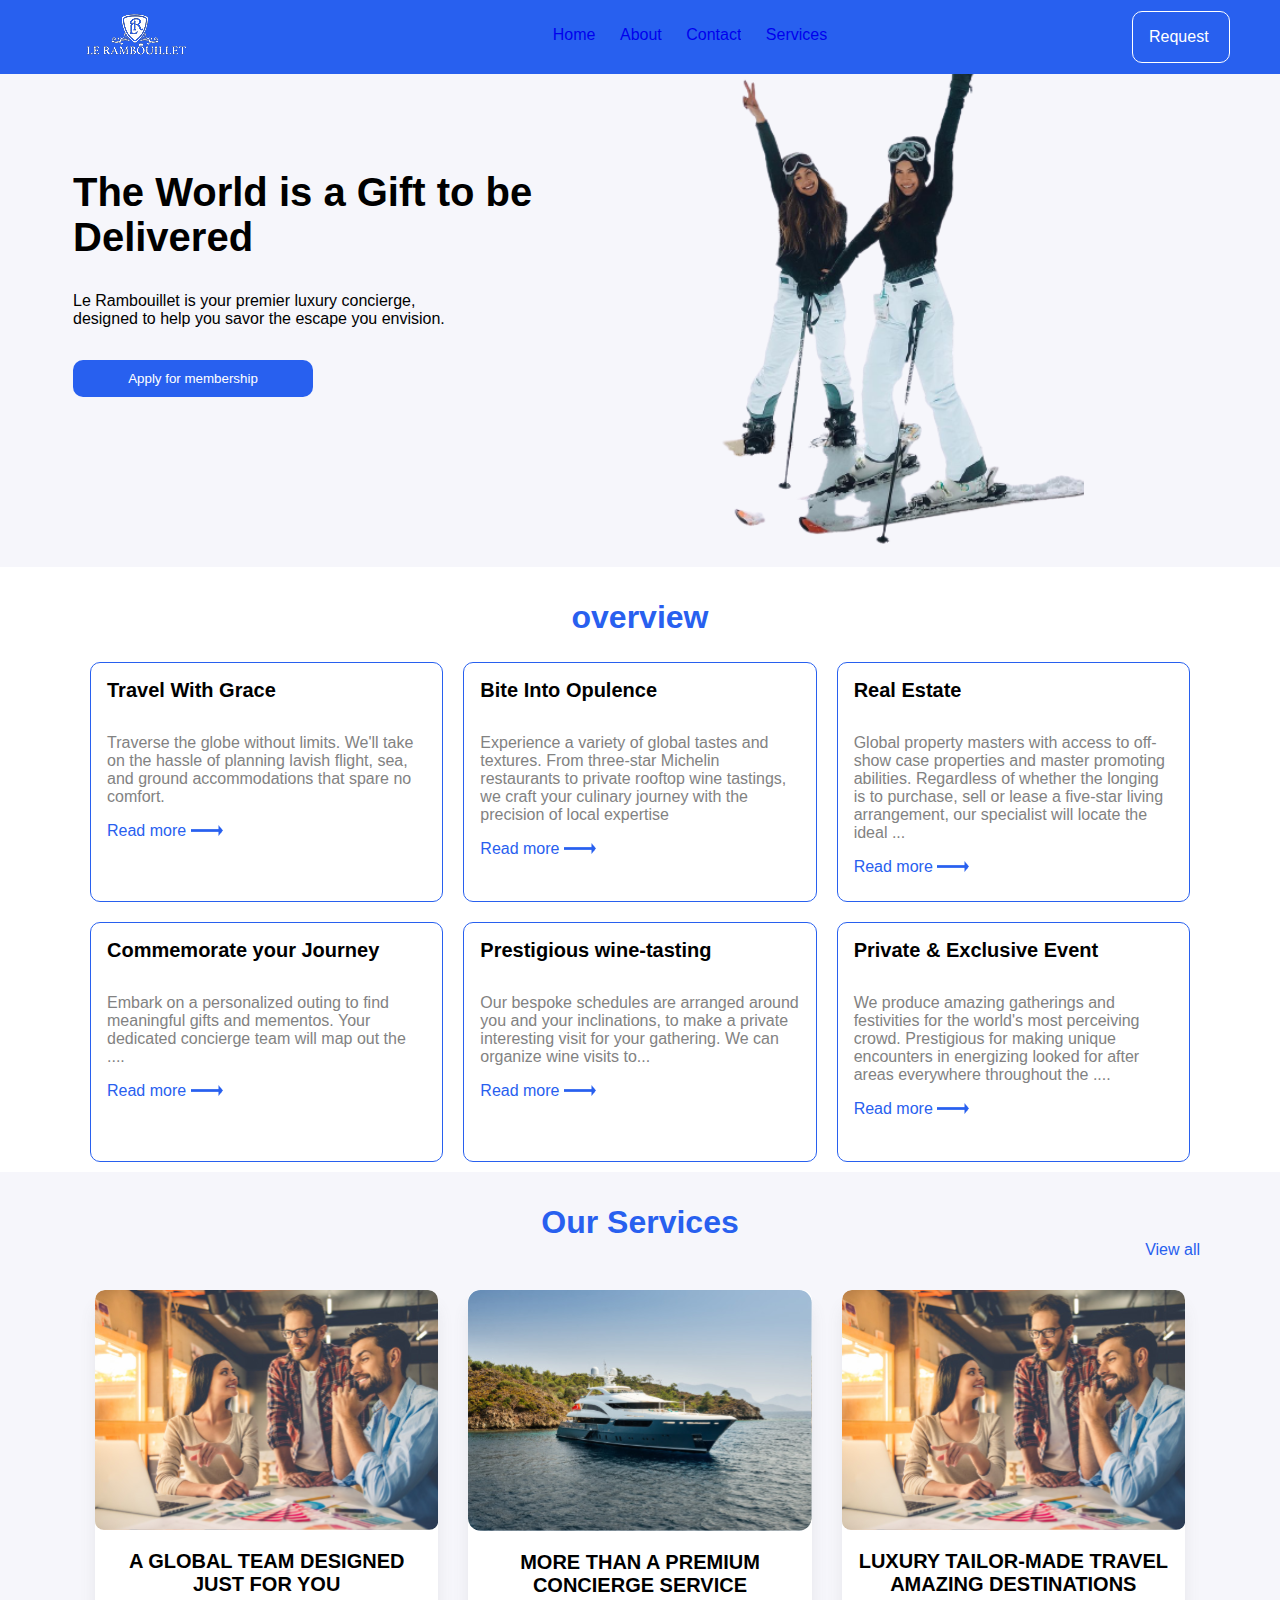
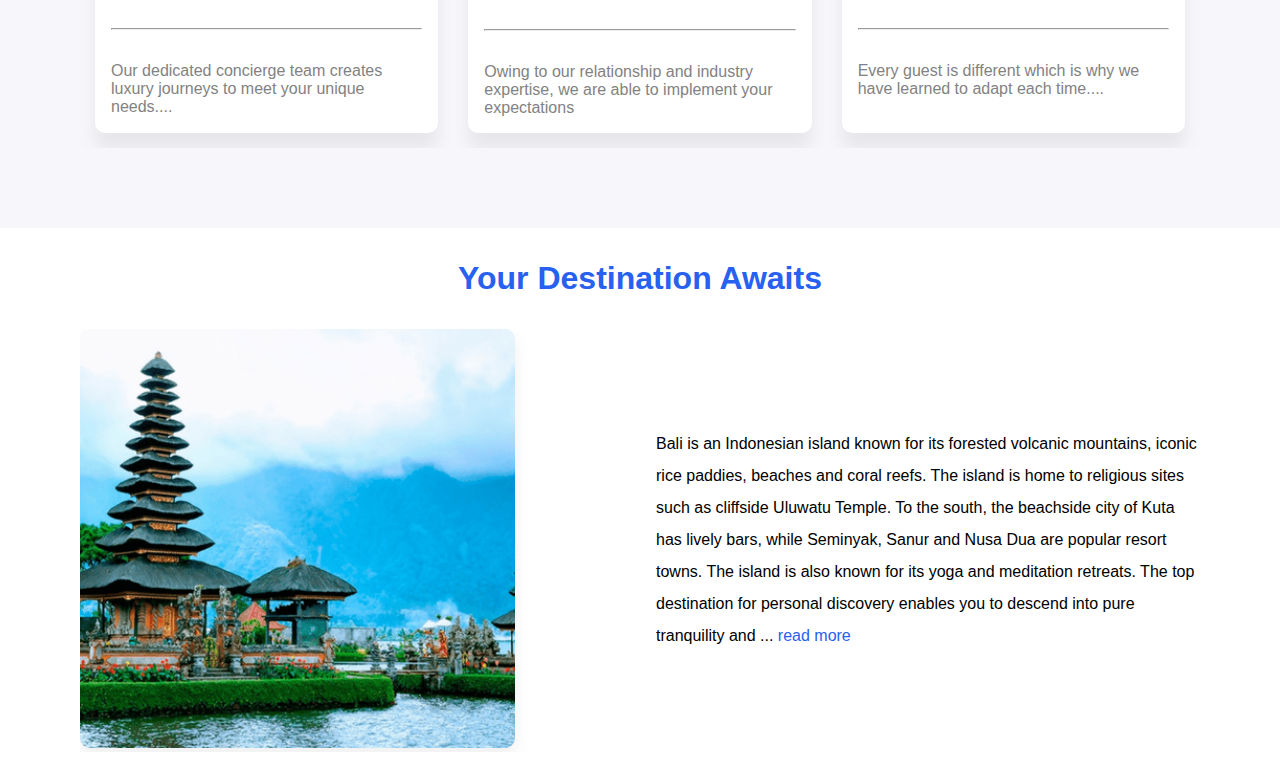
<file: index.html>
<!DOCTYPE html>
<html lang="en">
<head>
  <meta charset="UTF-8">
  <meta http-equiv="X-UA-Compatible" content="IE=edge">
  <meta name="viewport" content="width=device-width, initial-scale=1.0">
  <title>La Rambouilet website</title>
  <link rel="stylesheet" href="style.css">
</head>
<body>
  <header>
    <div id="nav">
      <div class="logo">
          <img src="images/Logo (6).png" alt="logo image" class="logo-img">
      </div>
 </div>
 <ul class="menu">
   <li><a href="index.html">Home</a></li>
   <li><a href="About.html">About</a></li>
   <li><a href="Contact.html">Contact</a></li>
   <li><a href="Services.html">Services</a></li>
 </ul>
 
 <button class="request-btn">Request</button>
  </header>

  <main>
   <section class="hero">
    <div class="hero1">
      <h1>The World is a Gift 
        to be Delivered</h1>
        <p>Le Rambouillet is your premier luxury concierge, designed to help you savor the escape you envision.</p>
        <button class="but1">Apply for membership</button>
    </div>
    <div class="hero2">
      <img src="images/hero-img.svg">
    </div>
   </section>

   <section class="overview">
    <h2>overview</h2>
    <!-- <img src="images/Arc- Overview (1).png"> -->
    <div class="box-section">
      <div class="box">
        <h3>Travel With Grace</h3>
        <p>Traverse the globe without limits. We'll take on the hassle of planning lavish flight, sea, and ground accommodations that spare no comfort.
         </p>
        <span class="extra">Read more <img src="images/Vector (2).png"></span>
      </div>

      <div class="box">
        <h3>Bite Into Opulence</h3>
        <p>Experience a variety of global tastes and textures. From three-star Michelin restaurants to private rooftop wine tastings, we craft your culinary journey with the precision of local expertise
         </p>
        <span class="extra">Read more <img src="images/Vector (2).png"></span>
      </div>

      <div class="box">
        <h3>Real Estate</h3>
        <p>Global property masters with access to off-show
          case properties and master promoting abilities. 
          Regardless of whether the longing is to purchase, 
          sell or lease a five-star living arrangement, 
          our specialist will locate the ideal ...</p>
        <span class="extra">Read more <img src="images/Vector (2).png"></span>
      </div>

      <div class="box">
        <h3>Commemorate your 
          Journey</h3>
        <p>Embark on a personalized outing to find meaningful gifts and mementos. Your dedicated concierge team will map out the ....</p>
        <span class="extra">Read more <img src="images/Vector (2).png"></span>
      </div>

      <div class="box">
        <h3>Prestigious wine-tasting
        </h3>
        <p>Our bespoke schedules are arranged around you and your inclinations, to make a private interesting visit for your gathering. We can organize wine visits to... </p>
        <span class="extra">Read more <img src="images/Vector (2).png"></span>
      </div>

      <div class="box">
        <h3>Private & Exclusive Event</h3>
        <p>We produce amazing gatherings and festivities for the world's most perceiving crowd. Prestigious for making unique encounters in energizing looked for after areas everywhere throughout the ....</p>
        <span class="extra">Read more <img src="images/Vector (2).png"></span>
      </div>

    </div>
   </section>

   <section class="services">
    <h2>Our Services</h2>
    <span id="view">View all</span>

    <div class="service-cards">
      <div class="card">
           <div class="card-img">
            <img src="images/people.svg">
           </div>
           <div class="card-content">
            <h4>A GLOBAL TEAM DESIGNED JUST FOR YOU</h4>
            <hr>
            <p>Our dedicated concierge team creates luxury journeys to meet your unique needs....</p>
           </div>
      </div>

      <div class="card">
        <div class="card-img">
         <img src="images/yacht.svg">
        </div>
        <div class="card-content">
         <h4>MORE THAN A PREMIUM CONCIERGE 
          SERVICE</h4>
         <hr>
         <p>Owing to our relationship and industry expertise, we are able to implement your expectations</p>
        </div>
   </div>

   <div class="card">
    <div class="card-img">
     <img src="images/people.svg">
    </div>
    <div class="card-content">
     <h4>LUXURY TAILOR-MADE TRAVEL AMAZING DESTINATIONS</h4>
     <hr>
     <p>Every guest is different which is why we have learned to adapt each time....</p>
    </div>
</div>
    </div>
   </section> 

   <section class="destination">
    <h2>Your Destination Awaits</h2>

    <div class="dest">

      <div class="imagee">
        <img src="images/temple.svg">
      </div>

      <div class="story">
     <p>Bali is an Indonesian island known for its forested volcanic mountains, iconic rice paddies, beaches and coral reefs. The island is home to religious sites such as cliffside Uluwatu Temple. To the south, the beachside city of Kuta has lively bars, while Seminyak, Sanur and Nusa Dua are popular resort towns. The island is also known for its yoga and meditation retreats. The top destination for personal discovery enables you to descend into pure tranquility and ...  <span id="read"> read more</span> </p>
      </div>


    </div>
   
   </section>

   <!-- <section class="events" id="event">
    <h2>Upcoming Events</h2>
    <span id="view">View all <imG src="images/Vector (2).png"></span>
    
    <div class="events-card">

      <div class="ev-card">
        <div class="ev-img"><img src="images/soccer.svg"></div>
        <div class="ev-content">
       <p class="p1">Super Bowl LIV</p>   
        <p>Sun, Feb 02</p>
          <p>Hard Rock Stadium</p>
           
          <button>RSVP</button>
        </div>
      </div>

      <div class="ev-card">
        <div class="ev-img"><img src="images/Artbase.svg"></div>
        <div class="ev-content">
       <p class="p1">Miami Beach Art Basel</p>   
        <p> Thu, Dec 05</p>
          <p>South Beach</p>
           
          <button>RSVP</button>
        </div>
      </div>

      <div class="ev-card">
        <div class="ev-img"><img src="images/Abu.svg"></div>
        <div class="ev-content">
       <p class="p1">ABU DHABI FORMULA 1..</p>   
        <p> Fri, Nov 29</p>
          <p>Yas Island</p>
          <button>RSVP</button>
        </div>
      </div>

      <div class="ev-card">
        <div class="ev-img"><img src="images/Oktoberfest.svg"></div>
        <div class="ev-content">
       <p class="p1">  OKTOBERFEST..</p>   
        <p> Sat, Sep 21</p>
          <p>Theresienwiese</p>
          <button>RSVP</button>
        </div>
      </div>
    </div>
   </section> -->

   <!-- <section class="news-letter">
    <p class="news">Get updates straight into your  inbox</p>
    <input type="email" placeholder="Enter your Email Address">
    <button>Subscribe</button>
   </section>
  </main>

  <footer>
    <div class="ft-one">
      <img src="images/Logo (6).png">
      <p>Connect with the transformative journey of a lifetime. We climb to great heights to enrich your jet-set lifestyle with unrivaled culture and luxury. Your vision of vacation excellence is our masterpiece to deliver.</p>
    </div>

    <div class="ft-two">
      <div class="ft1">
        <div class="ul-list1">
          <h4>Home</h4>
          <ul>
            <li>Events</li>
            <li>Testimonials</li>
          </ul>
        </div>
        <div class="ul-list2">
          <h4>About</h4>
          <ul>
            <li>History</li>
            <li>Mission</li>
            <li>Vision</li>
          </ul>
        </div>

        <div class="ft2">
          <div class="ul-list3">
            <h4>Services</h4>
            <ul>
              <li>Reservation</li>
              <li>Sky Diving</li>
              <li>FAQs</li>
            </ul>
          </div>

          <div class="contact">
            <div class="part1 ">
              <h4>ATLANTA</h4>
              <p>
                3340 Peachtree Road NE Ste 1010 </p>
              <p>Atlanta, GA 30326</p>  
              <p>Tel: +1 470 242-1783</p>  
            </div>

            <div class="part1 ">
              <h4>LOS ANGELES</h4>
              <p>
                750 N San Vicente Blvd Ste 800 W.</p>
              <p> West Hollywood, CA 90069</p>  
              <p>  Tel: +1 310 496-9395</p>  
            </div>
            
          </div>
        </div>
      </div>


    </div>

    <p>© 2021 by Le'Rambouillet.</p>
  </footer> -->
</body>


</html>
</file>
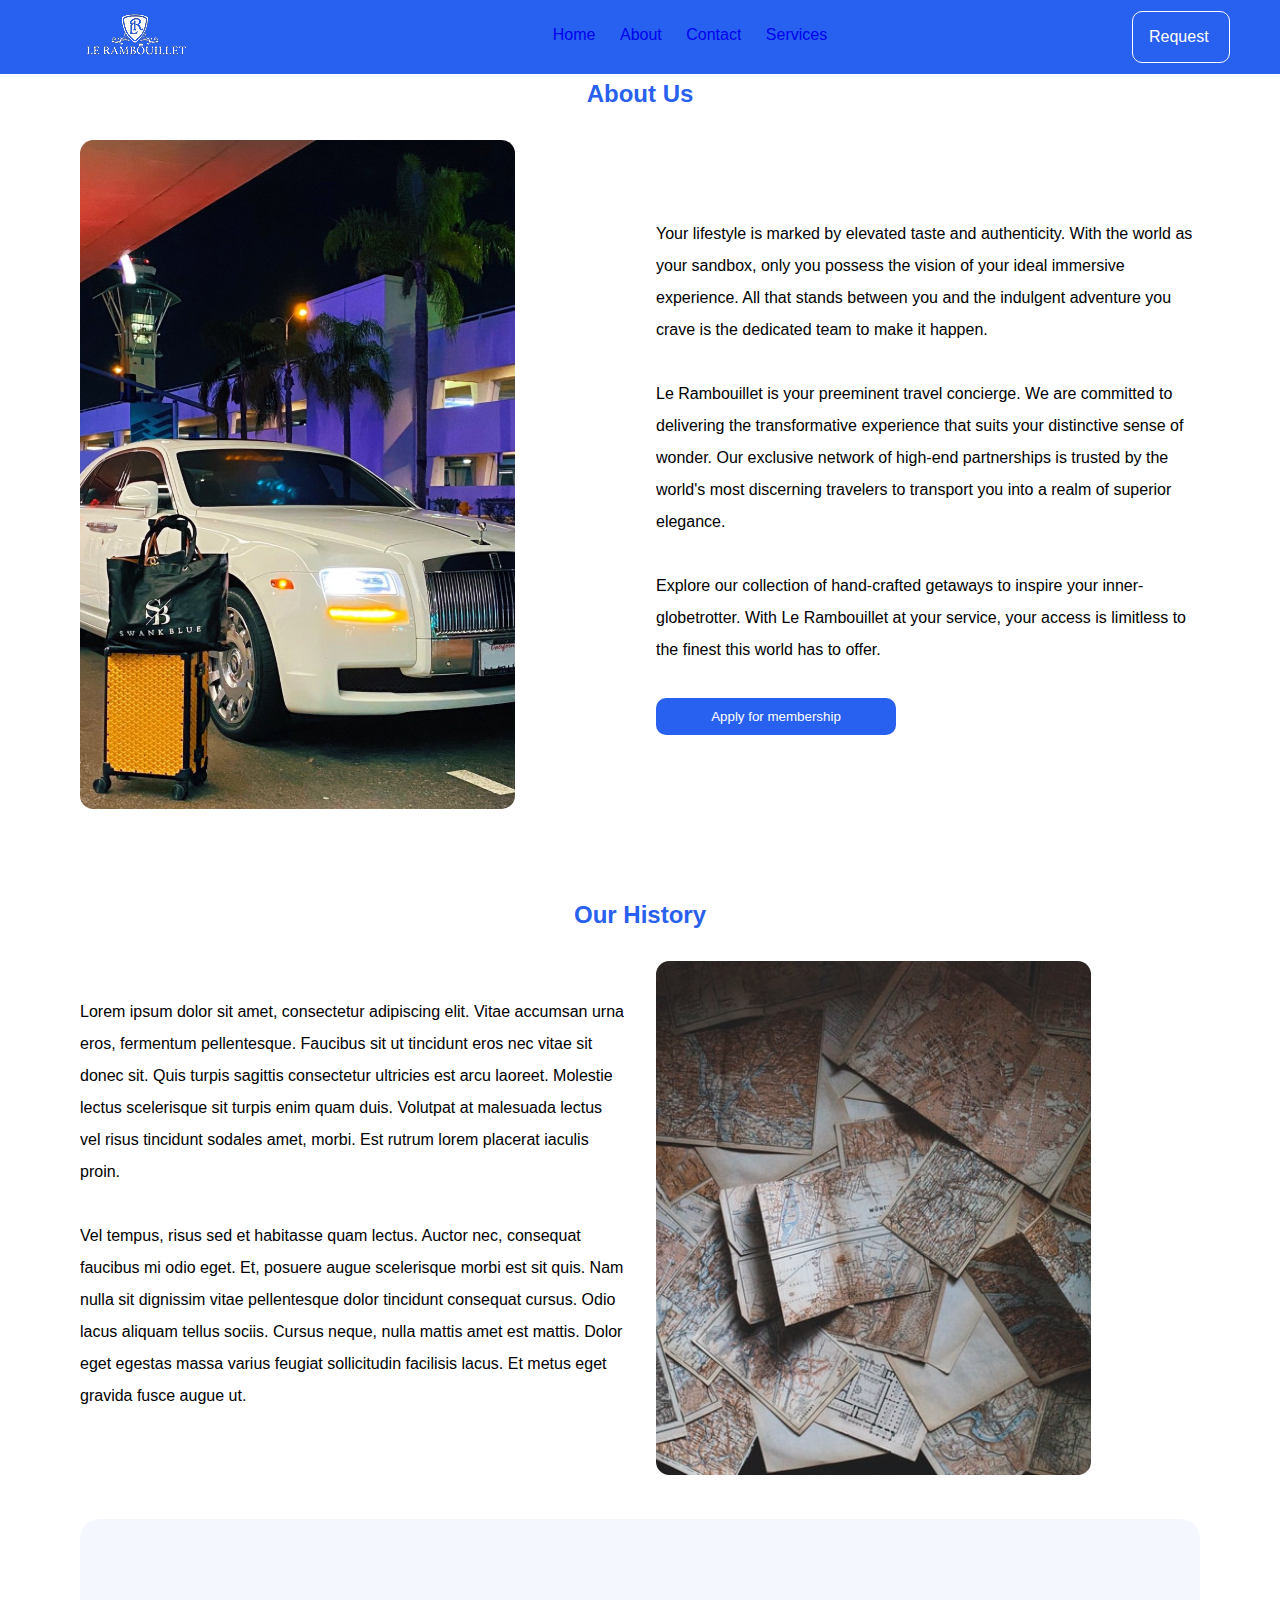
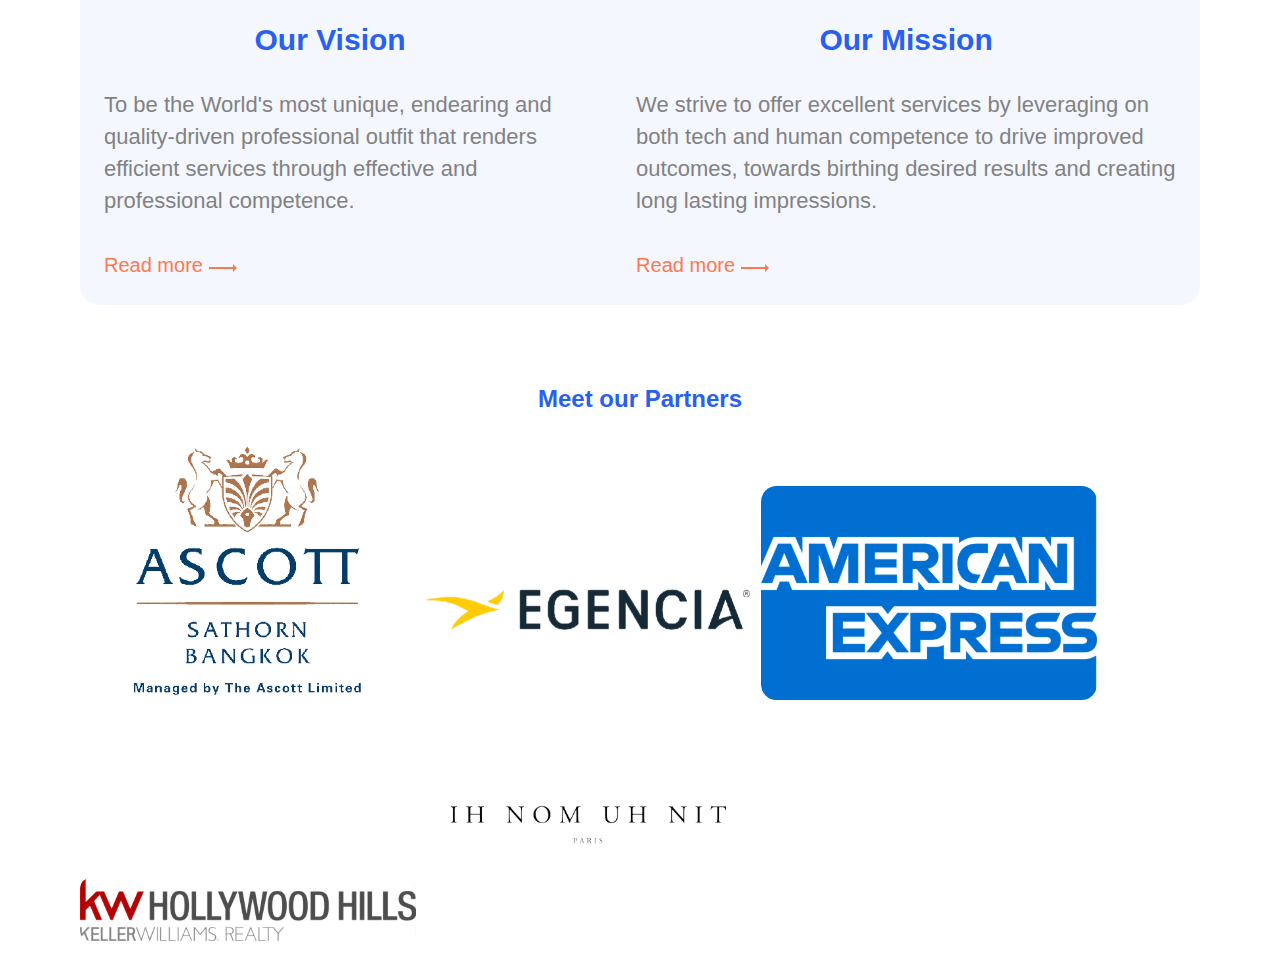
<file: About.html>
<!DOCTYPE html>
<html lang="en">
<head>
  <meta charset="UTF-8">
  <meta http-equiv="X-UA-Compatible" content="IE=edge">
  <meta name="viewport" content="width=device-width, initial-scale=1.0">
  <title>About page</title>

  <link rel="stylesheet" href="About.css">
  <link rel="stylesheet" href="style.css">
</head>
<body>

  <header>
    <div id="nav">
      <div class="logo">
          <img src="images/Logo (6).png" alt="logo image" class="logo-img">
      </div>
 </div>
 <ul class="menu">
   <li><a href="index.html">Home</a></li>
   <li><a href="About.html">About</a></li>
   <li><a href="Contact.html">Contact</a></li>
   <li><a href="Services.html">Services</a></li>
 </ul>
 
 <button class="request-btn">Request</button>
  </header>
  
  <main>
    <section class="about-us">
      <h2>About Us</h2>

      <div class="About">
        <div class="flex1">
          <img src="images/About1.svg">
        </div>
        <div class="flex2">
          <p>Your lifestyle is marked by elevated taste and authenticity. With the world as your sandbox, only you possess the vision of your ideal immersive experience. All that stands between you and the indulgent adventure you crave is the dedicated team to make it happen.</p>

        <p>   Le Rambouillet is your preeminent travel concierge. We are committed to delivering the transformative experience that suits your distinctive sense of wonder. Our exclusive network of high-end partnerships is trusted by the world's most discerning travelers to transport you into a realm of superior elegance. </p>
            
       <p>    Explore our collection of hand-crafted getaways to inspire your inner-globetrotter. With Le Rambouillet at your service, your access is limitless to the finest this world has to offer.</p>

            <button class="but1">Apply for membership</button>
        </div>
      </div>
    </section>
    <section class="history">
      <h2>Our History</h2>
      <div class="flexx">
        <div class="part1">
          <p>Lorem ipsum dolor sit amet, consectetur adipiscing elit. Vitae accumsan urna eros, fermentum pellentesque. Faucibus sit ut tincidunt eros nec vitae sit donec sit. Quis turpis sagittis consectetur ultricies est arcu laoreet. Molestie lectus scelerisque sit turpis enim quam duis. Volutpat at malesuada lectus vel risus tincidunt sodales amet, morbi. Est rutrum lorem placerat iaculis proin.</p>

        <p>Vel tempus, risus sed et habitasse quam lectus. Auctor nec, consequat faucibus mi odio eget. Et, posuere augue scelerisque morbi est sit quis. Nam nulla sit dignissim vitae pellentesque dolor tincidunt consequat cursus. Odio lacus aliquam tellus sociis. Cursus neque, nulla mattis amet est mattis.
            Dolor eget egestas massa varius feugiat sollicitudin facilisis lacus. Et metus eget gravida fusce augue ut.</p>
        </div>
        <div class="part2">
          <img src="images/history.svg">
        </div>
      </div>
    </section>

    <div class="miss-viss">
      <div class="vision">
        <h2>Our Vision </h2>
        <p>To be the World's most unique, endearing and quality-driven professional outfit that renders efficient services through effective and professional competence.</p>

        <p><span id="rd">Read more <img src="images/red-arrow.png"></span></p>
      </div>
      <div class="mission">
        <h2>Our Mission</h2>
         <p>We strive to offer excellent services by leveraging on both tech and human competence to drive improved outcomes, towards birthing desired results and creating long lasting impressions.</p>

         <p><span id="rd">Read more <img src="images/red-arrow.png"></span></p>
      </div>
    </div>

     <div class="partners">

      <h2>Meet our Partners</h2>
      
      <div class="partner">
     
      <div class="images">
        <img src="images/Ascott.svg">
        <img src="images/Egencia.svg">
        <img src="images/Ae.svg">
        <img src="images/kwhh.svg">
        <img src="images/Ih_nom_uh_nit-removebg-preview 1.svg">
      </div>
    </div>  
     </div>
  </main>
</body>
</html>
</file>
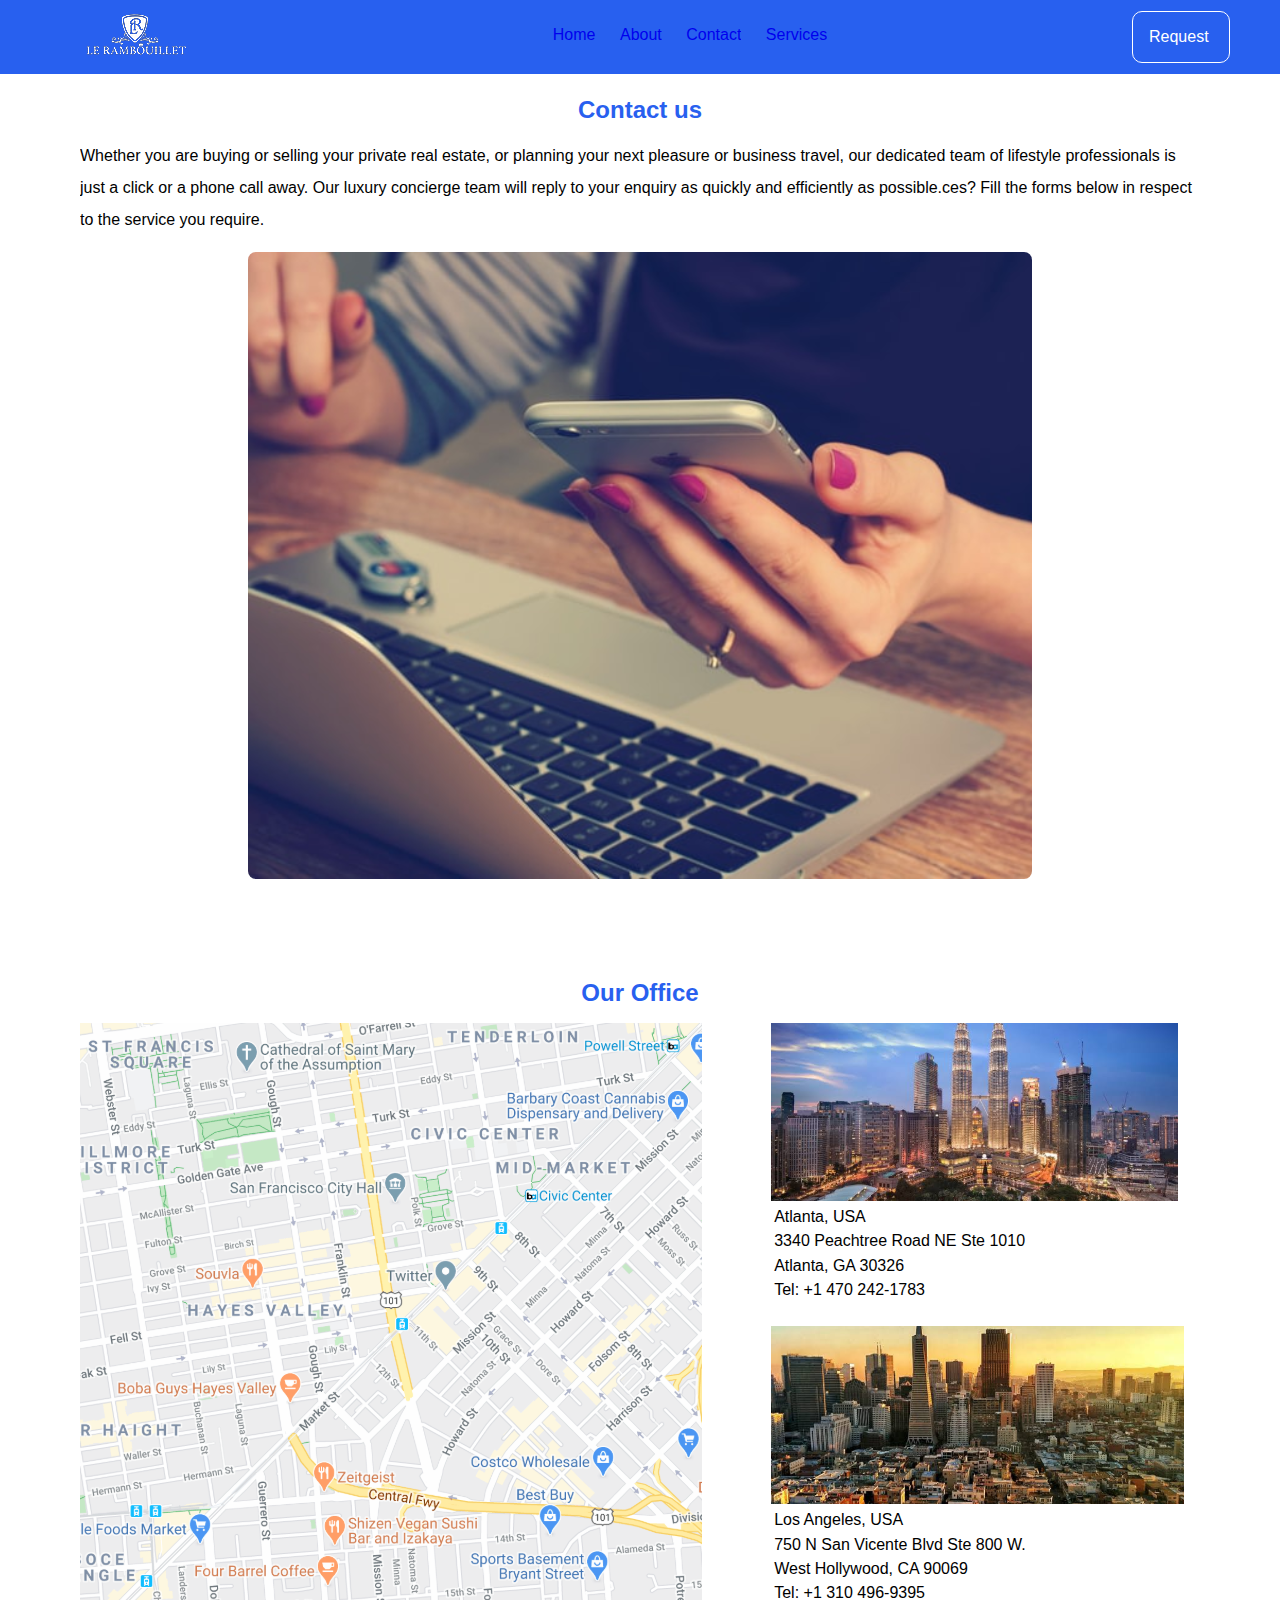
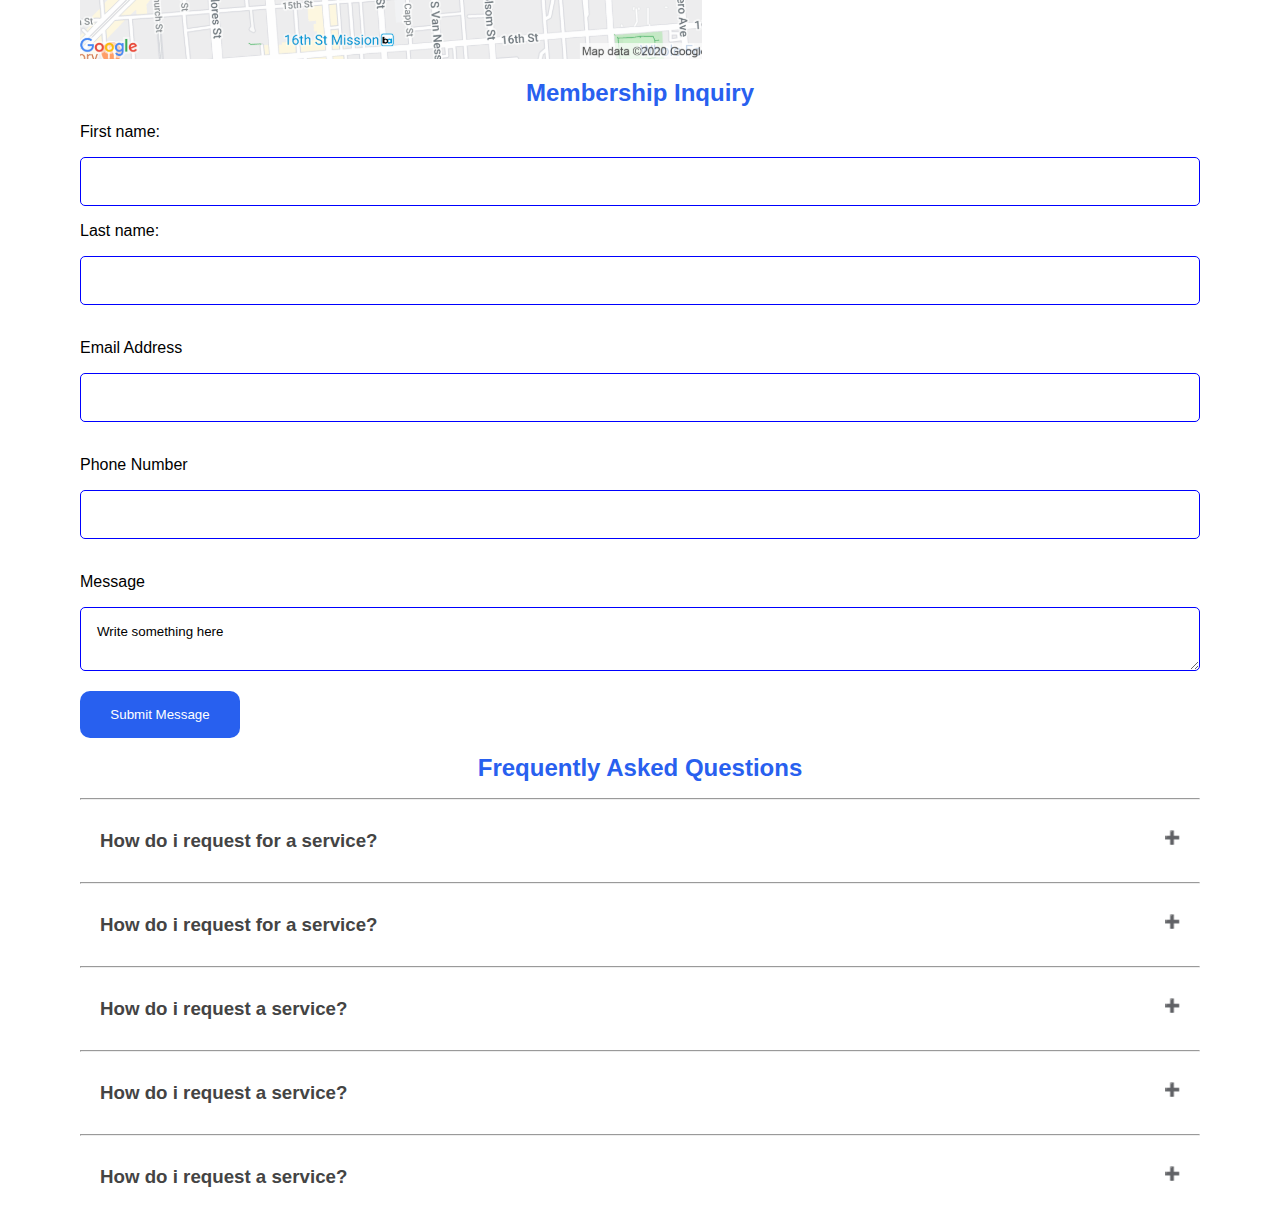
<file: Contact.html>
<!DOCTYPE html>
<html lang="en">
<head>
  <meta charset="UTF-8">
  <meta http-equiv="X-UA-Compatible" content="IE=edge">
  <meta name="viewport" content="width=device-width, initial-scale=1.0">
  <title>Contact page</title>

  <link rel="stylesheet" href="Contact.css">
  <link rel="stylesheet" href="style.css">
</head>
<body>
  <header>
    <div id="nav">
      <div class="logo">
          <img src="images/Logo (6).png" alt="logo image" class="logo-img">
      </div>
 </div>
 <ul class="menu">
   <li><a href="index.html">Home</a></li>
   <li><a href="About.html">About</a></li>
   <li><a href="Contact.html">Contact</a></li>
   <li><a href="Services.html">Services</a></li>
 </ul>
 
 <button class="request-btn">Request</button>
  </header>

  <section class="cont">
    <h2>Contact us</h2>
    <div class="contact">
    <div class="cont1">
      <p>Whether you are buying or selling your private real estate, or planning your next pleasure or business travel, our dedicated team of lifestyle professionals is just a click or a phone call away. Our luxury concierge team will reply to your enquiry as quickly and efficiently as possible.ces? Fill the forms below in respect to the service you require.</p>
    </div>
    <div class="cont2">
      <img src="images/cont.svg">
    </div>
  </section>

  <section class="office">
      <h2>Our Office</h2>
      <div class="officee">
        <div class="office1">
          <img src="images/Map.svg">
        </div>
        <div class="office2">
           <div class="off1">
             <img src="images/Sky.svg">
             <p id="p11">Atlanta, USA</p>
             <p>3340 Peachtree Road NE Ste 1010</p>
             <p>Atlanta, GA 30326</p>
             <p>Tel: +1 470 242-1783</p>
           </div>
           <div class="off2">
            <img src="images/Sky2.svg">
            <p id="p11">Los Angeles, USA</p>
            <p>750 N San Vicente Blvd Ste 800 W.</p>
            <p>West Hollywood, CA 90069</p>
            <p>Tel: +1 310 496-9395</p>
           </div>
        </div>
      </div>
  <!-- </section> -->
  </section>

  <div class="membership">
    <h2>Membership Inquiry</h2>

     <form>
      <label for="fname">First name:</label><br>
      <input type="text" id="fname" name="fname"><br>

      <label for="lname">Last name:</label><br>
      <input type="text" id="lname" name="lname" ><br>
      <br>

      <label for="lname">Email Address</label><br>
      <input type="email" id="email" name="email" ><br>
      <br>

      <label for="lname">Phone Number</label><br>
      <input type="number" id="pnumber" name="phone" ><br>
      <br>

      <label for="text">Message</label><br>
      <textarea name="textarea">Write something here</textarea>


      <button class="submit">Submit Message</button>
    </form>  
  </div>

  <div class="FAQ">
    <h2> Frequently Asked Questions</h1>
    <section class="faq-container">
      <hr>
        <div class="faq-one">
            <!-- faq question -->
            <h3 class="faq-page">How do i request for a service?</h1>
            <!-- faq answer -->
            <div class="faq-body">
                <p>Lorem ipsum dolor, sit amet consectetur adipisicing elit. Velit saepe sequi, illum facere.</p>
            </div>
        </div>
        <hr class="hr-line">
        <div class="faq-two">
            <!-- faq question -->
            <h3 class="faq-page">How do i request for a service?</h1>
            <!-- faq answer -->
            <div class="faq-body">
                <p>Lorem ipsum dolor, sit amet consectetur adipisicing elit. Velit saepe sequi, illum facere.</p>
            </div>
        </div>
        <hr class="hr-line">
        <div class="faq-three">
            <!-- faq question -->
<h3 class="faq-page">How do i request a service?</h1>
            <!-- faq answer -->
            <div class="faq-body">
                <p>Lorem ipsum dolor, sit amet consectetur adipisicing elit. Velit saepe sequi, illum facere.</p>
            </div>
        </div>
        <hr class="hr-line">
        <div class="faq-three">
            <!-- faq question -->
<h3 class="faq-page">How do i request a service?</h1>
            <!-- faq answer -->
            <div class="faq-body">
                <p>Lorem ipsum dolor, sit amet consectetur adipisicing elit. Velit saepe sequi, illum facere.</p>
            </div>
        </div>
        <hr class="hr-line">
        <div class="faq-three">
            <!-- faq question -->
<h3 class="faq-page">How do i request a service?</h1>
            <!-- faq answer -->
            <div class="faq-body">
                <p>Lorem ipsum dolor, sit amet consectetur adipisicing elit. Velit saepe sequi, illum facere.</p>
            </div>
        </div>
  </div>
  <script src="main.js"></script>
</body>
</html>
</file>
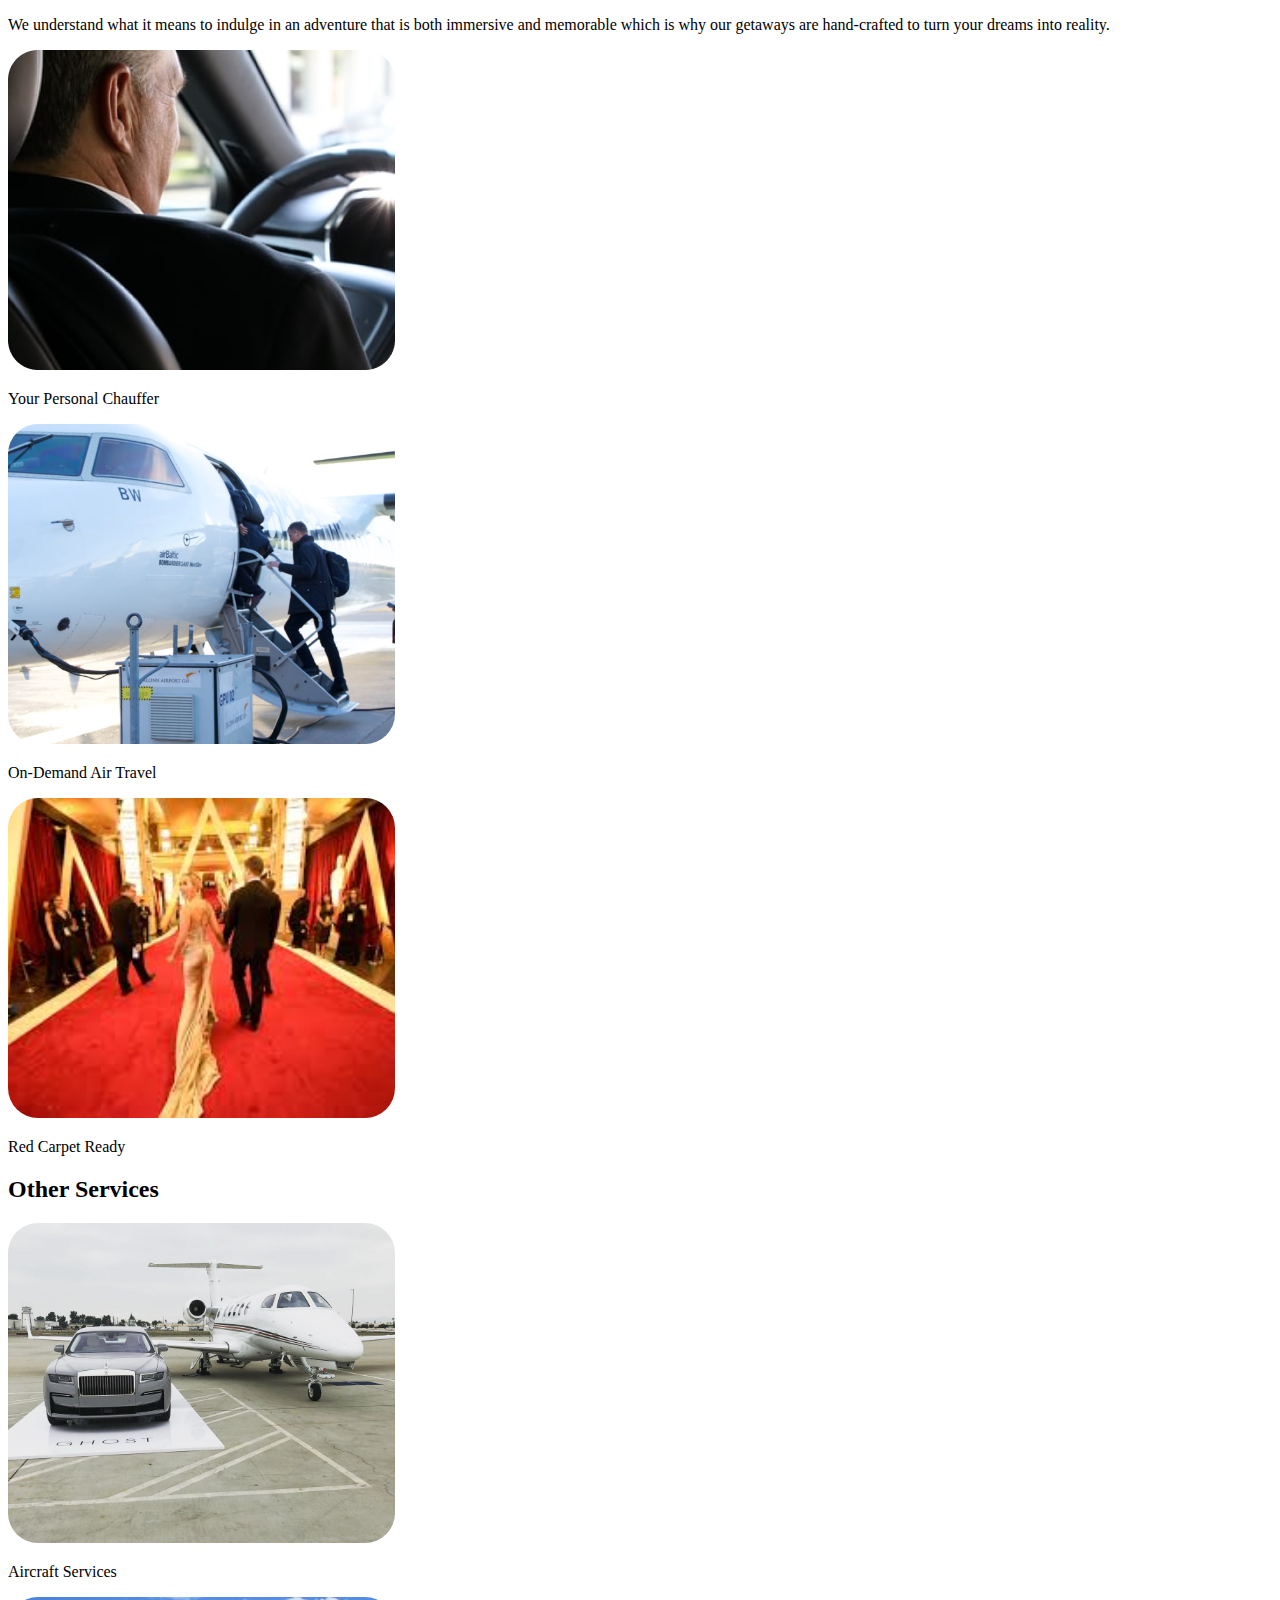
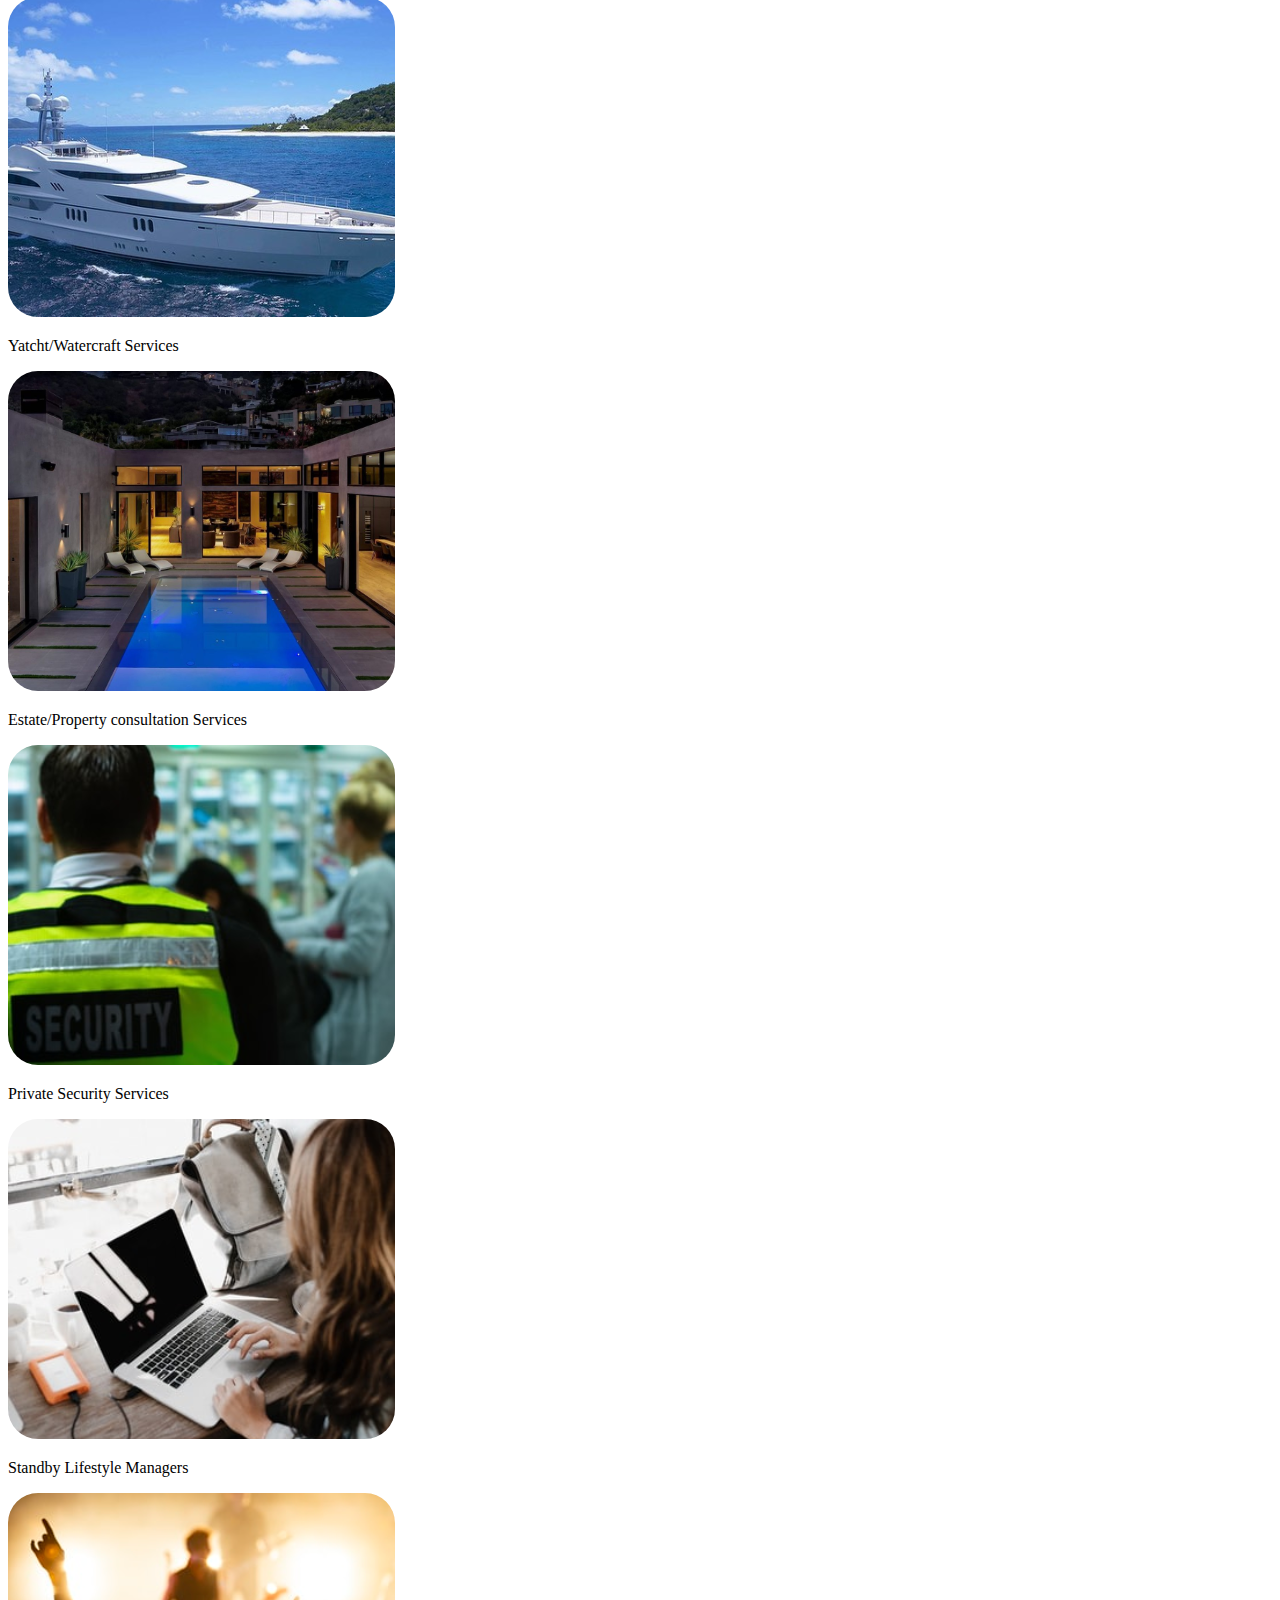
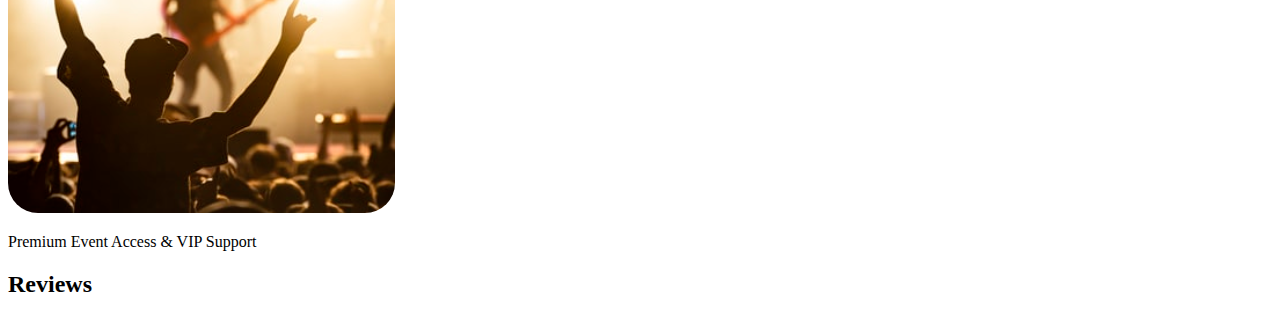
<file: Services.html>
<!DOCTYPE html>
<html lang="en">
<head>
  <meta charset="UTF-8">
  <meta http-equiv="X-UA-Compatible" content="IE=edge">
  <meta name="viewport" content="width=device-width, initial-scale=1.0">
  <title>Service page</title>
</head>
<body>
  <div class="services">
    <div class="service">
      <div class="serv-content">
<p>We understand what it means to indulge in an adventure that is both immersive and memorable which is why our getaways are hand-crafted to turn your dreams into reality.</p>
      </div>
      <div class="serv-images">
        <div class="box">
          <img src="images/driver.png">
          <p>Your Personal Chauffer</p>
        </div>

        <div class="box">
          <img src="images/helicopter.svg">
          <p>On-Demand Air Travel</p>
        </div>

        <div class="box">
          <img src="images/red carpet.svg">
          <p>Red Carpet Ready</p>
        </div>

      </div>
    </div>
  </div>

  <div class="others">
    <h2>Other Services</h2>
    <div class="others-container">
      <div class="box">
        <img src="images/Aircraft.svg">
        <p>Aircraft Services </p>
      </div>

      <div class="box">
        <img src="images/Watercraft.svg">
        <p>Yatcht/Watercraft Services</p>
      </div>

      <div class="box">
        <img src="images/Property.svg">
        <p>Estate/Property consultation Services </p>
      </div>

      <div class="box">
        <img src="images/Privatesecurity.svg">
        <p>Private Security Services </p>
      </div>

      <div class="box">
        <img src="images/standby.svg">
        <p>Standby Lifestyle Managers </p>
      </div>

      <div class="box">
        <img src="images/premium.svg">
        <p>Premium Event Access & VIP Support </p>
      </div>
    </div>
  </div>

  <div class="Reviews">
    <h2>Reviews</h2>
  </div>
</body>
</html>
</file>
<file: style.css>
*{
  margin: 0;
  padding: 0;
  box-sizing: border-box;
  font-family: Arial, Helvetica, sans-serif;
  overflow-x: hidden;
}
:root{
 --blue: #2860EF;
 --light-grey:  #F6F6FB;
 --text-black: #828282;
 --bg: rgba(40, 96, 239, 0.05);
 --red : #FF7750;
 --background: #E5E5E5;
}
header{
  background-color:  var(--blue);
  display: flex;
  padding: 5px 50px;
  align-items: center;
  justify-content: space-between;
  position: absolute;
  z-index: 2;
  width: 100vw;
}
.menu li{
  display: inline-block;
}

.menu li a{
  position: relative;
  margin-left: 20px;
  text-decoration: none;
}

.request-btn{
  all: unset;
  /* outline: ; */
  border: solid white 1px;
  color: white;
  width: 4rem;
  padding: 1rem;
   /* margin: 1rem;  */
  border-radius: 10px;
  cursor: pointer;
}

.hero{
  display: flex;
  flex-direction: row; 
  align-items: center;
  justify-content: center;
  background-color: var(--light-grey);
  /* position: relative;
  overflow-x: hidden; */
}
.hero1{
  display: flex;
  flex-direction: column;
  width: 50%; 
   transform: translate(10%); 
}
.hero2 img{
  width: 70%;
  
}

.hero1 h1{
  font-size: 40px;
  padding-bottom: 2rem;
}
.hero1 p{
  font-size: 16px;
  width: 25rem;
  padding-bottom: 2rem;
}
.but1{
  width: 15rem;
  border-radius: 10px;
  padding: .7rem;
  color: white;
  outline: none;
  border: none;
  background-color: var(--blue);
}

/* Overview */
.overview{
  margin-left: 5rem;
  margin-right: 5rem;
}
.overview h2,
.destination h2,
.events h2,
.services h2{
  color: var(--blue);
  text-align: center;
  padding-top: 2rem;
font-size: 2rem;
}
.box-section{
  margin-top: 1rem;
  display: flex;
  justify-content: flex-start;
  flex-wrap: wrap;
  flex: 1 1 20rem;
  /* flex: 1 1 25rem; */

}
.box{
  height: 15rem;
  flex: 1 1 20rem;
  margin: 10px;
  border: .5px solid #2860EF;
  border-radius: 10px;
}
.box h3{
  padding: 1rem;
  font-size: 20px;
  font-weight: 700;
}
.box p{
  padding: 1rem;
  color: var(--text-black);
}
.box .extra {
  padding: 1rem;
  color: var(--blue);
}

/* Services */
.services{
  background-color: var(--light-grey);
}
.service-cards{
  margin: 5rem;
  display: flex;
  margin-top: 1rem;
  display: flex;
  justify-content: flex-start;
  flex-wrap: wrap;
  flex: 1 1 20rem;
}
.card{
  flex: 1 1 20rem;
  margin: 15px;
  background-color: #fff;
  border-radius: 10px;
  box-shadow: 0 1rem 1rem rgba(96, 95, 95, 0.1);
}
.card-img img{
  width: 100%;
}
.card h4{
  font-size: 20px;
  text-align: center;
  padding: 1rem;
}
.card p{
  font-size: 16px;
  color: var(--text-black);
  padding: 16px;
}
.card hr{
  justify-content: center;
  /* width: 70%; */
  color: black;
  margin: 1rem;
}

/* Our destination */
.destination{
  margin-left: 5rem;
  margin-right: 5rem;
}
.dest{
  display: flex;
   flex-wrap: wrap;
   align-items: center;
   gap: 2rem;
   padding: 2rem 0; 
   padding-bottom: .5rem;
}
.imagee {
  position: relative;
  flex: 1 1 20rem;
}
.imagee img{
  width: 80%;
  /* height: 70%;   */
  border-radius: 10px;
  box-shadow:  0 .5rem 1rem rgba(96, 95, 95, 0.1);
  /* object-fit: cover; */
}
.destination .dest .story{
  flex: 1 1 20rem;
}
.story p{
 line-height: 2em;
}
#read{
  color: var(--blue);
}

/* Events */

.events{
  background-color: rgba(40, 96, 239, 0.1); 
}

#view{
  margin-right: 5rem;
  color: var(--blue);
  display: flex;
  justify-content: flex-end;
}
.events-card{
  margin: 5rem;
  display: flex;
  margin-top: 1rem;
  display: flex;
  justify-content: flex-start;
  flex-wrap: wrap;
  flex: 1 1 20rem;
}
.ev-card{
  flex: 1 1 20rem;
  margin: 5px;
  background-color: #fff;
}
.ev-img{
  height: 200px;
  width: 100%;
}
.ev-img img{
  height: 90%;
  width: 100%;
}
.ev-card p{
  font-size: 10px;
}

@media screen and (max-width: 980px){
  .overview,
  .service-cards,
  .destination {
    margin-left: 2rem;
    margin-right: 2rem;
  }
  .imagee img{
    width: 100%;
  }
}
</file>
<file: About.css>
*{
  margin: 0;
  padding: 0;
  box-sizing: border-box;
  font-family: Arial, Helvetica, sans-serif;
  overflow-x: hidden;
}
:root{
  --blue: #2860EF;
  --light-grey:  #F6F6FB;
  --text-black: #828282;
  --bg: rgba(40, 96, 239, 0.05);
  --red : #FF7750;
  --background: #E5E5E5;
 }
 body{
   margin-left: 5rem; 
   margin-right: 5rem;  
 }

 header{
  margin-left: -5rem;
 }

 h2{
  color: var(--blue);
  text-align: center;
  padding-top: 5rem;
 }
 .about{
  background-color: var(--bg);

 }
.About, .flexx, .partner{
  display: flex;
  flex-wrap: wrap;
  align-items: center;
  gap: 2rem; 
  padding: 2rem 0;  
  padding-bottom: .5rem;
}

.flex1,
.part1,
.partner .images{
  position: relative;
  flex:  1 1 25rem;
}
.flex1 img,
.part2 img{
  /* width: 300px; */
  width: 80%;
}
.flex2,
.part2{
  flex:  1 1 25rem;
}
.About p,
.part1 p{
  line-height: 2rem;
  padding-bottom: 2rem;
}

@media screen and (max-width: 980px){
  header{
    margin: -2rem;
  }
  body{
    margin: 2rem;
  }
  .flex1 img,
.part2 img{
  width: 100%;
}
}

.miss-viss{
  /* padding: 1.5rem; */
  gap: 2rem;
  margin-top: 2rem;
  background-color: var(--bg);
  display: flex;
  /* flex: 50% 50%; */
  flex-direction: row;
  border-radius: 20px;
}
.miss-viss h2{
  font-size: 30px;
}
.miss-viss p{
  font-size: 22px;
  line-height: 2rem;
  color: var(--text-black);
}
.mission,
 .vision{
  padding: 1.5rem;
}
#rd{
  font-size: 20px;
  color: var(--red);
}
.mission p,
.vision p{
  padding-top: 2rem;
}

/* Partners */
.partner .images img{
  width: 30%;
}
</file>
<file: Contact.css>
:root{
  --blue: #2860EF;
  --light-grey:  #F6F6FB;
  --text-black: #828282;
  --bg: rgba(40, 96, 239, 0.05);
  --red : #FF7750;
  --background: #E5E5E5;
 }

body{
  margin-left: 5rem; 
  margin-right: 5rem;  
}

header{
 margin-left: -5rem;
}
h2{
  text-align: center;
  color: var(--blue);
  padding: 1rem;
}

.cont, .office{
  margin-top: 5rem;
  display: flex;
  flex-direction: column;
}
.cont img{
  width: 70%;
}
.cont1{
  /* color: var(--text-black); */
  padding-bottom: 1rem;
  line-height: 2rem;
}
.cont2{
  text-align: center;
  justify-content: center;
}
.officee{
  display: flex;
   flex-direction: row; 
  /* flex: 50% 50%; */
}
.office1 img{
  width: 90%;
}
.off1{
  margin-bottom: 1.5rem;
}
.off1 p,
.off2 p{
  padding: .2rem;
}
@media screen and (max-width: 980px) {
  body{
     margin: 2rem; 
  }
header{
  margin: -2rem;
}
  .officee{
    flex-direction: column;
    gap: 2rem;
  }
  .officee img,
  .cont img{
    width: 100%;
  }
} 
/* Membership */
input, textarea{
  border: solid blue 1.5px;
  width: 100%;
  padding: 1rem;
  margin-top: 1rem;
  margin-bottom: 1rem;
  border-radius: 5px;
}
.submit{
  justify-content: center;
  background-color: var(--blue);
  color: white;
  border: none;
  padding: 1rem;
  width: 10rem;
  border-radius: 10px;
}

/*  FAQ*/
.faq-heading{
  border-bottom: #777;
  /* padding: 20px 60px; */
}
.faq-container{
display: flex;
justify-content: center;
flex-direction: column;
}
.hr-line{
width: 100%;
margin: auto;

}
/* Style the buttons that are used to open and close the faq-page body */
.faq-page {
  /* background-color: #eee; */
  color: #444;
  cursor: pointer;
  padding: 30px 20px;
  width: 100%;
  border: none;
  outline: none;
  transition: 0.4s;
  margin: auto;
}
.faq-body{
  margin: auto;
  /* text-align: center; */
 width: 80%;
 padding: auto;
 
}
/* Add a background color to the button if it is clicked on (add the .active class with JS), and when you move the mouse over it (hover) */
.active,
.faq-page:hover {
  background-color: #F9F9F9;
}
/* Style the faq-page panel. Note: hidden by default */
.faq-body {
  padding: 0 18px;
  background-color: white;
  display: none;
  overflow: hidden;
}
.faq-page:after {
  content: '\02795';
  /* Unicode character for "plus" sign (+) */
  font-size: 13px;
  color: #777;
  float: right;
  margin-left: 5px;
}
.active:after {
  content: "\2796";
  /* Unicode character for "minus" sign (-) */
}
</file>
